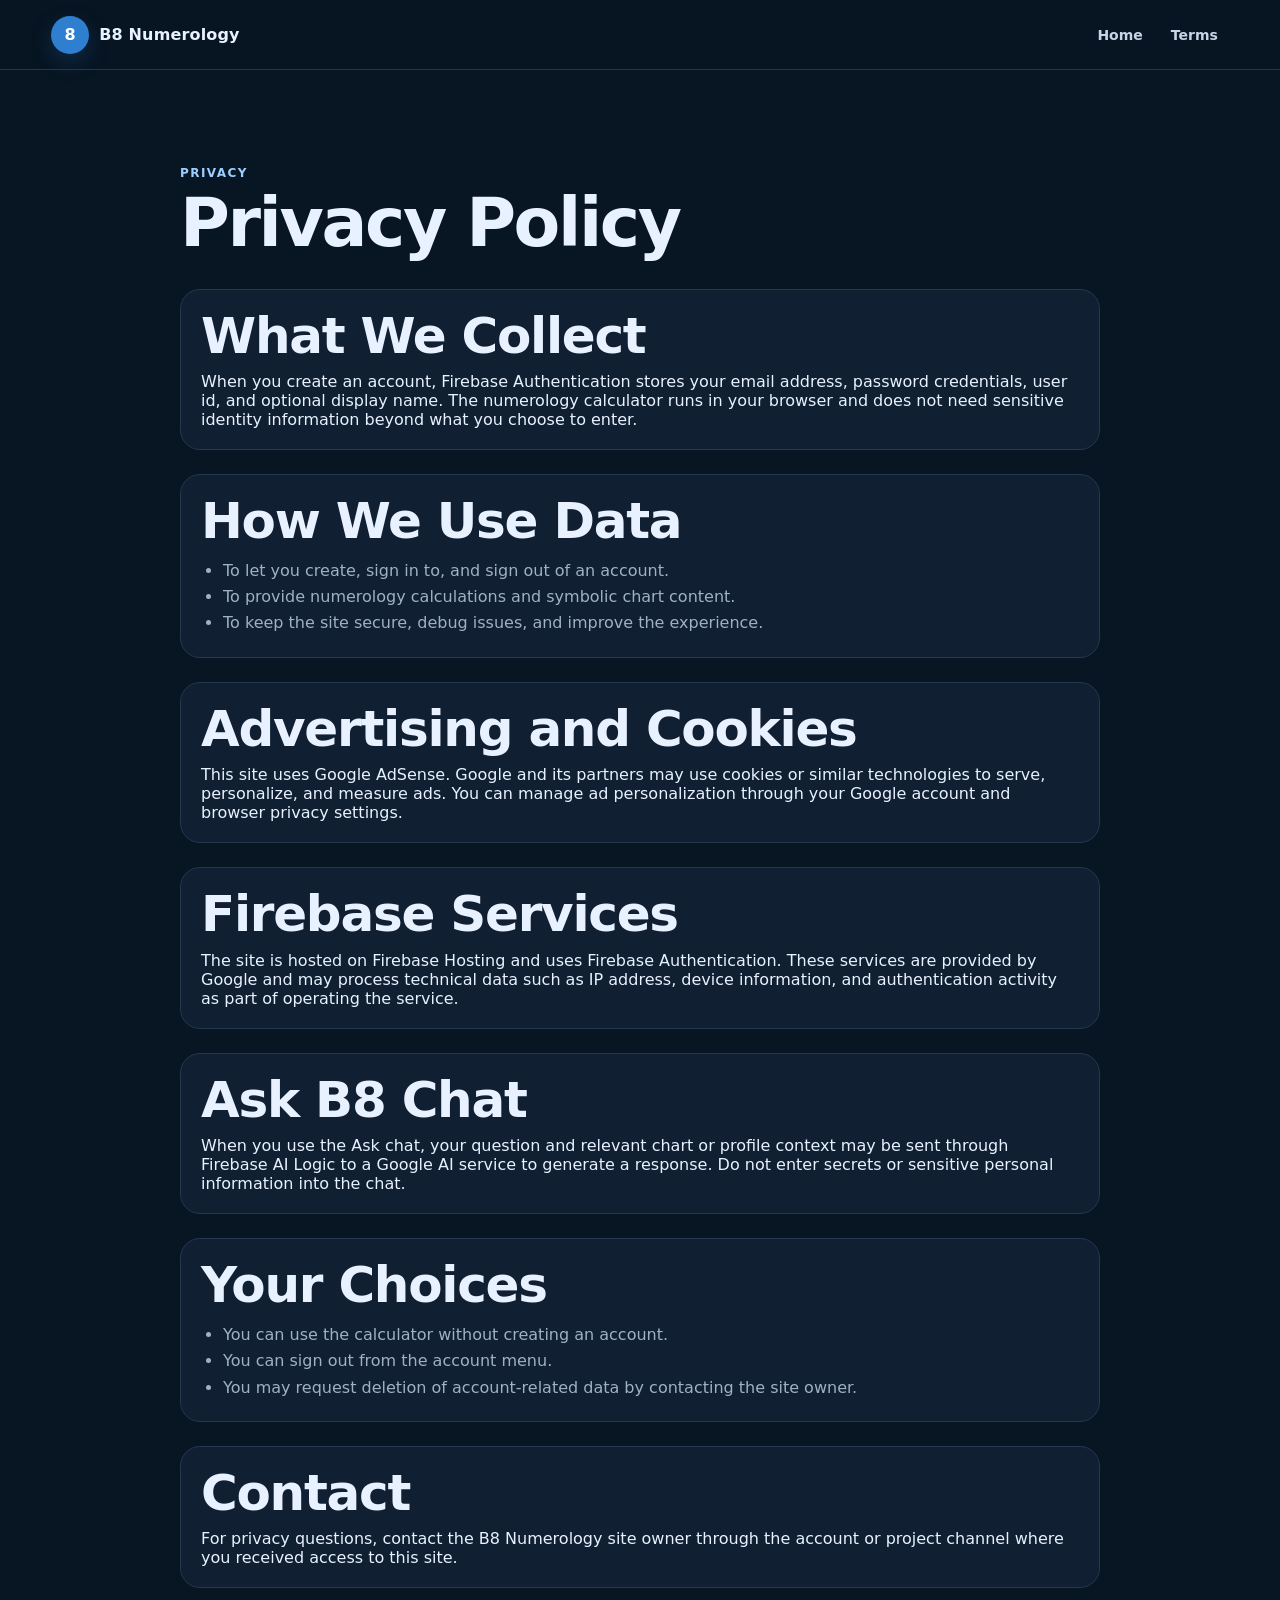
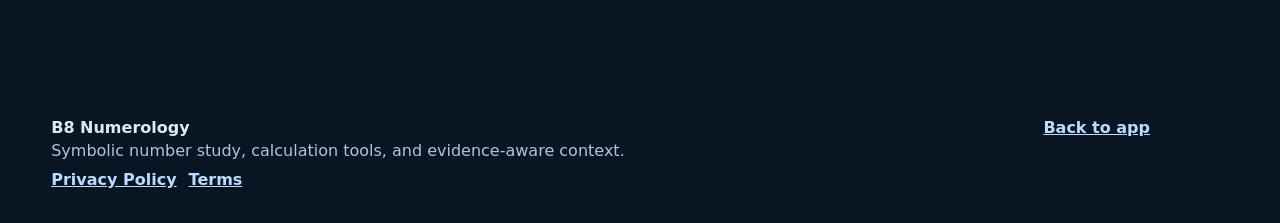
<file: privacy.html>
<!doctype html>
<html lang="en">
<head>
  <meta charset="utf-8">
  <meta name="viewport" content="width=device-width, initial-scale=1">
  <meta name="google-site-verification" content="Nd7KrAt-ORHBmrGFoEGVDo9b1RcaS5E4KT13MI3qR0k">
  <title>Privacy Policy | B8 Numerology</title>
  <meta name="description" content="Privacy Policy for B8 Numerology, including accounts, cookies, analytics, advertising, and Firebase services.">
  <link rel="canonical" href="https://b8numerology.web.app/privacy.html">
  <meta property="og:title" content="Privacy Policy | B8 Numerology">
  <meta property="og:description" content="How B8 Numerology handles accounts, cookies, advertising, Firebase services, and Ask B8 chat data.">
  <meta property="og:type" content="website">
  <meta property="og:url" content="https://b8numerology.web.app/privacy.html">
  <link rel="stylesheet" href="index.css?v=profile-20260614-1">
</head>
<body>
  <header class="site-header">
    <a class="brand" href="index.html" aria-label="B8 Numerology home">
      <span class="brand-mark">8</span>
      <span>B8 Numerology</span>
    </a>
    <nav class="site-nav" aria-label="Policy navigation">
      <a href="index.html">Home</a>
      <a href="terms.html">Terms</a>
    </nav>
  </header>

  <main class="policy-main">
    <p class="eyebrow">Privacy</p>
    <h1>Privacy Policy</h1>
    <article>
      <section>
        <h2>What We Collect</h2>
        <p>When you create an account, Firebase Authentication stores your email address, password credentials, user id, and optional display name. The numerology calculator runs in your browser and does not need sensitive identity information beyond what you choose to enter.</p>
      </section>
      <section>
        <h2>How We Use Data</h2>
        <ul>
          <li>To let you create, sign in to, and sign out of an account.</li>
          <li>To provide numerology calculations and symbolic chart content.</li>
          <li>To keep the site secure, debug issues, and improve the experience.</li>
        </ul>
      </section>
      <section>
        <h2>Advertising and Cookies</h2>
        <p>This site uses Google AdSense. Google and its partners may use cookies or similar technologies to serve, personalize, and measure ads. You can manage ad personalization through your Google account and browser privacy settings.</p>
      </section>
      <section>
        <h2>Firebase Services</h2>
        <p>The site is hosted on Firebase Hosting and uses Firebase Authentication. These services are provided by Google and may process technical data such as IP address, device information, and authentication activity as part of operating the service.</p>
      </section>
      <section>
        <h2>Ask B8 Chat</h2>
        <p>When you use the Ask chat, your question and relevant chart or profile context may be sent through Firebase AI Logic to a Google AI service to generate a response. Do not enter secrets or sensitive personal information into the chat.</p>
      </section>
      <section>
        <h2>Your Choices</h2>
        <ul>
          <li>You can use the calculator without creating an account.</li>
          <li>You can sign out from the account menu.</li>
          <li>You may request deletion of account-related data by contacting the site owner.</li>
        </ul>
      </section>
      <section>
        <h2>Contact</h2>
        <p>For privacy questions, contact the B8 Numerology site owner through the account or project channel where you received access to this site.</p>
      </section>
    </article>
  </main>

  <footer class="site-footer">
    <div>
      <strong>B8 Numerology</strong>
      <p>Symbolic number study, calculation tools, and evidence-aware context.</p>
      <nav class="footer-links" aria-label="Legal links">
        <a href="privacy.html">Privacy Policy</a>
        <a href="terms.html">Terms</a>
      </nav>
    </div>
    <a href="index.html">Back to app</a>
  </footer>
</body>
</html>
</file>
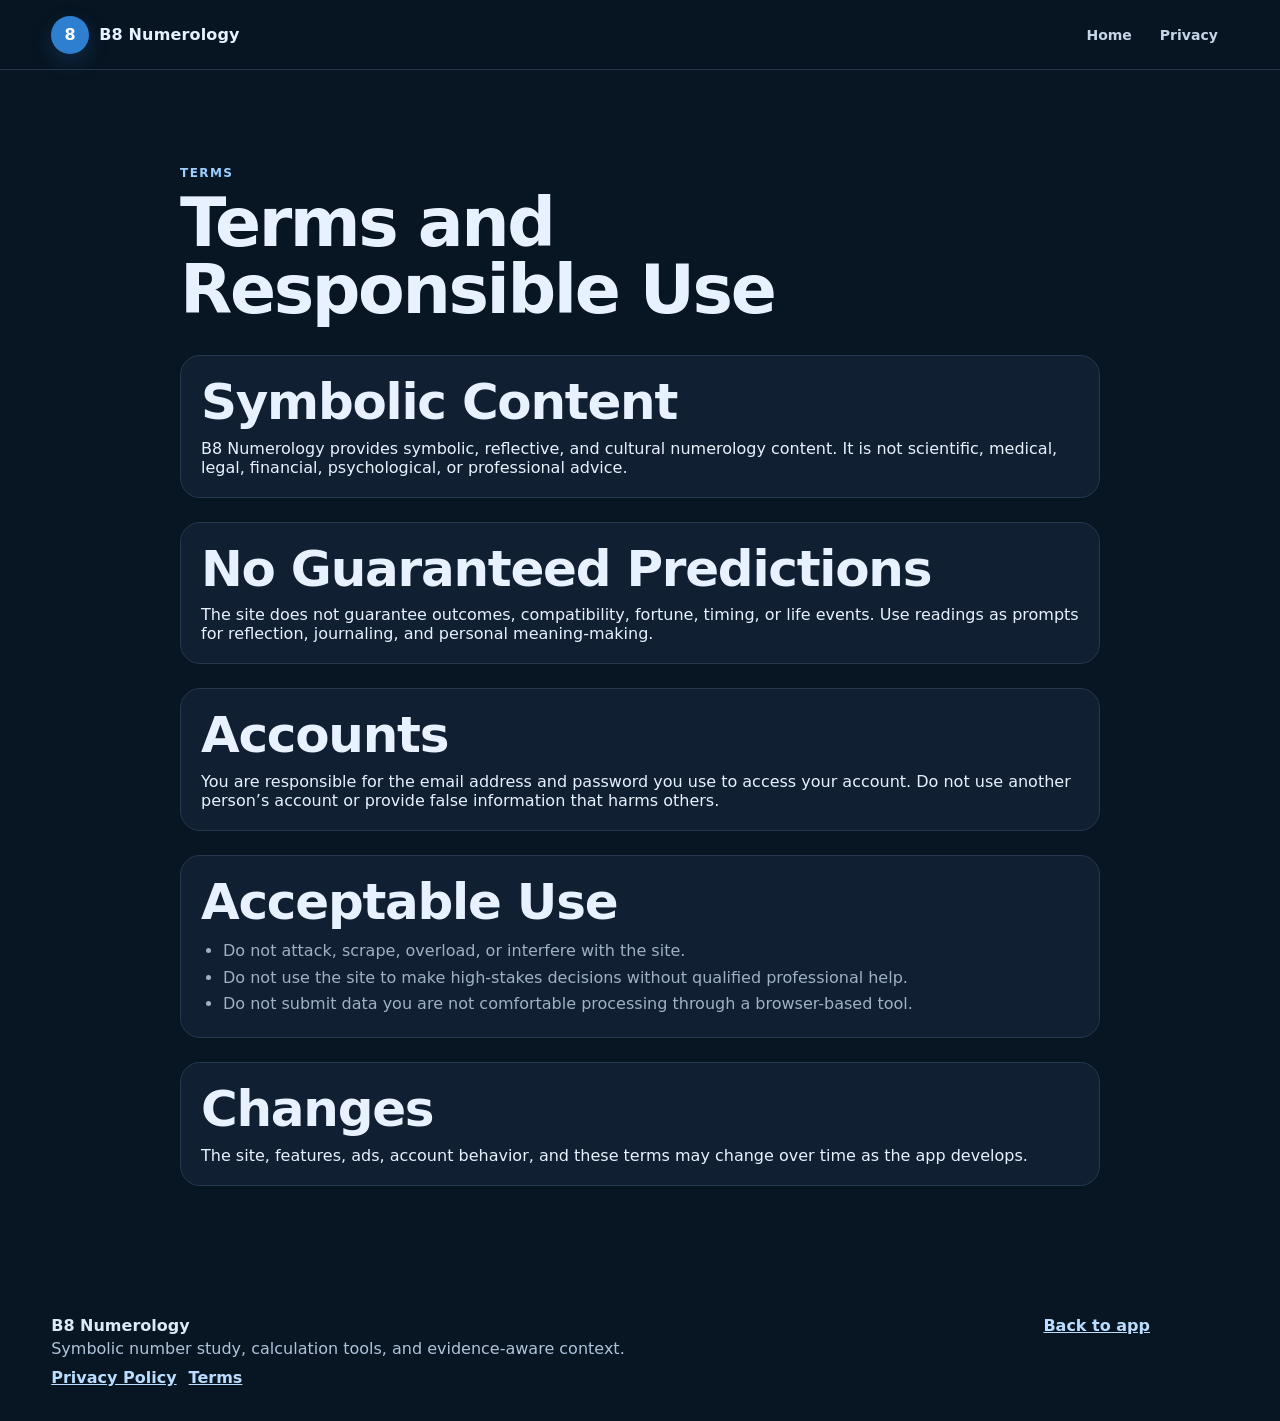
<file: terms.html>
<!doctype html>
<html lang="en">
<head>
  <meta charset="utf-8">
  <meta name="viewport" content="width=device-width, initial-scale=1">
  <meta name="google-site-verification" content="Nd7KrAt-ORHBmrGFoEGVDo9b1RcaS5E4KT13MI3qR0k">
  <title>Terms | B8 Numerology</title>
  <meta name="description" content="Terms and responsible use notes for B8 Numerology.">
  <link rel="canonical" href="https://b8numerology.web.app/terms.html">
  <meta property="og:title" content="Terms | B8 Numerology">
  <meta property="og:description" content="Terms and responsible-use notes for B8 Numerology's symbolic number tools and account features.">
  <meta property="og:type" content="website">
  <meta property="og:url" content="https://b8numerology.web.app/terms.html">
  <link rel="stylesheet" href="index.css?v=profile-20260614-1">
</head>
<body>
  <header class="site-header">
    <a class="brand" href="index.html" aria-label="B8 Numerology home">
      <span class="brand-mark">8</span>
      <span>B8 Numerology</span>
    </a>
    <nav class="site-nav" aria-label="Policy navigation">
      <a href="index.html">Home</a>
      <a href="privacy.html">Privacy</a>
    </nav>
  </header>

  <main class="policy-main">
    <p class="eyebrow">Terms</p>
    <h1>Terms and Responsible Use</h1>
    <article>
      <section>
        <h2>Symbolic Content</h2>
        <p>B8 Numerology provides symbolic, reflective, and cultural numerology content. It is not scientific, medical, legal, financial, psychological, or professional advice.</p>
      </section>
      <section>
        <h2>No Guaranteed Predictions</h2>
        <p>The site does not guarantee outcomes, compatibility, fortune, timing, or life events. Use readings as prompts for reflection, journaling, and personal meaning-making.</p>
      </section>
      <section>
        <h2>Accounts</h2>
        <p>You are responsible for the email address and password you use to access your account. Do not use another person’s account or provide false information that harms others.</p>
      </section>
      <section>
        <h2>Acceptable Use</h2>
        <ul>
          <li>Do not attack, scrape, overload, or interfere with the site.</li>
          <li>Do not use the site to make high-stakes decisions without qualified professional help.</li>
          <li>Do not submit data you are not comfortable processing through a browser-based tool.</li>
        </ul>
      </section>
      <section>
        <h2>Changes</h2>
        <p>The site, features, ads, account behavior, and these terms may change over time as the app develops.</p>
      </section>
    </article>
  </main>

  <footer class="site-footer">
    <div>
      <strong>B8 Numerology</strong>
      <p>Symbolic number study, calculation tools, and evidence-aware context.</p>
      <nav class="footer-links" aria-label="Legal links">
        <a href="privacy.html">Privacy Policy</a>
        <a href="terms.html">Terms</a>
      </nav>
    </div>
    <a href="index.html">Back to app</a>
  </footer>
</body>
</html>
</file>
<file: index.css>
:root {
  --ink: #e8f1ff;
  --muted: #9fb1c7;
  --paper: #081522;
  --surface: #101f31;
  --line: #25384f;
  --gold: #6eb6ff;
  --amber: #9ccfff;
  --indigo: #081522;
  --blue: #2f7fd0;
  --green: #4e9bc0;
  --red: #6e8af0;
  --violet: #7b8df2;
  --shadow: 0 24px 70px rgba(0, 0, 0, .28);
}

* { box-sizing: border-box; }

[hidden] {
  display: none !important;
}

html {
  scroll-behavior: smooth;
  color-scheme: dark;
}

body {
  margin: 0;
  color: var(--ink);
  background: var(--paper);
  font-family: Inter, ui-sans-serif, system-ui, -apple-system, BlinkMacSystemFont, "Segoe UI", sans-serif;
}

body.nav-open {
  overflow: hidden;
}

img {
  max-width: 100%;
  display: block;
}

a {
  color: inherit;
}

button,
input,
select {
  font: inherit;
}

.site-header {
  position: sticky;
  top: 0;
  z-index: 20;
  min-height: 70px;
  display: flex;
  align-items: center;
  justify-content: space-between;
  gap: 20px;
  padding: 14px clamp(18px, 4vw, 54px);
  background: rgba(8, 21, 34, .92);
  border-bottom: 1px solid rgba(75, 103, 135, .42);
  backdrop-filter: blur(16px);
}

.brand {
  display: inline-flex;
  align-items: center;
  gap: 10px;
  text-decoration: none;
  font-weight: 850;
  letter-spacing: .01em;
}

.brand-mark {
  width: 38px;
  height: 38px;
  display: grid;
  place-items: center;
  border-radius: 50%;
  color: #fff;
  background: var(--blue);
  box-shadow: 0 8px 22px rgba(47, 127, 208, .22);
}

.site-nav {
  display: flex;
  align-items: center;
  gap: 6px;
}

.site-nav a {
  padding: 9px 11px;
  border-radius: 999px;
  color: #c5d4e7;
  text-decoration: none;
  font-size: 14px;
  font-weight: 650;
  transition: background .18s ease, color .18s ease;
}

.site-nav a:hover {
  background: #12283f;
  color: #eef6ff;
}

.sr-only {
  position: absolute;
  width: 1px;
  height: 1px;
  padding: 0;
  margin: -1px;
  overflow: hidden;
  clip: rect(0, 0, 0, 0);
  white-space: nowrap;
  border: 0;
}

.language-switcher {
  display: flex;
  align-items: center;
  gap: 5px;
  padding: 5px;
  border: 1px solid #355274;
  border-radius: 999px;
  background: #0b1928;
}

.language-switcher a {
  width: 34px;
  height: 34px;
  display: grid;
  place-items: center;
  border: 1px solid transparent;
  border-radius: 50%;
  text-decoration: none;
  font-size: 19px;
  line-height: 1;
  transition: background .18s ease, border-color .18s ease, transform .18s ease;
}

.language-switcher a:hover {
  background: #142a43;
  border-color: #4f77a6;
  transform: translateY(-1px);
}

.language-switcher a.active {
  background: #173c62;
  border-color: var(--gold);
}

.auth-widget {
  display: inline-flex;
  align-items: center;
  justify-content: flex-end;
}

.auth-open {
  width: 42px;
  height: 42px;
  min-height: 42px;
  display: grid;
  place-items: center;
  padding: 0;
  color: #06101d;
  background: var(--gold);
  border: 1px solid #8bc5ff;
  border-radius: 50%;
  cursor: pointer;
  transition: background .18s ease, border-color .18s ease, box-shadow .18s ease, transform .18s ease;
}

.auth-avatar,
.auth-profile-avatar {
  display: grid;
  place-items: center;
  border-radius: 50%;
  font-weight: 900;
}

.auth-avatar {
  width: 30px;
  height: 30px;
  color: #06101d;
  background: #cfe8ff;
  background-position: center;
  background-size: cover;
}

.auth-avatar.has-photo,
.auth-profile-avatar.has-photo {
  color: transparent;
}

.auth-open:hover {
  background: #8bc5ff;
  border-color: #b9dcff;
  box-shadow: 0 12px 28px rgba(110, 182, 255, .18);
  transform: translateY(-1px);
}

.nav-toggle {
  display: none;
}

.hero {
  position: relative;
  min-height: min(760px, calc(100vh - 70px));
  display: grid;
  align-items: end;
  overflow: hidden;
  background: #071321;
}

.hero img,
.hero-overlay {
  position: absolute;
  inset: 0;
  width: 100%;
  height: 100%;
}

.hero img {
  object-fit: cover;
}

.hero-overlay {
  background: rgba(6, 16, 28, .72);
}

.hero-content {
  position: relative;
  width: min(980px, calc(100% - 36px));
  padding: clamp(64px, 10vw, 118px) 0 clamp(42px, 7vw, 76px);
  margin: 0 auto;
  color: #fff;
}

.eyebrow {
  margin: 0 0 10px;
  color: var(--amber);
  font-size: 12px;
  font-weight: 850;
  letter-spacing: .12em;
  text-transform: uppercase;
}

.hero .eyebrow {
  color: #b9dcff;
}

h1,
h2,
h3,
p {
  margin: 0;
}

h1 {
  max-width: 780px;
  font-size: clamp(40px, 7vw, 82px);
  line-height: .98;
  letter-spacing: -.035em;
}

h2 {
  font-size: clamp(30px, 4vw, 50px);
  line-height: 1.05;
  letter-spacing: -.025em;
}

h3 {
  font-size: 19px;
  line-height: 1.2;
}

.hero-copy {
  max-width: 650px;
  margin-top: 20px;
  color: rgba(255,255,255,.82);
  font-size: clamp(17px, 2vw, 21px);
  line-height: 1.55;
}

.hero-actions {
  display: flex;
  flex-wrap: wrap;
  gap: 12px;
  margin-top: 28px;
}

.button,
.profile-form button,
.filter-tabs button {
  border: 1px solid transparent;
  border-radius: 999px;
  cursor: pointer;
  text-decoration: none;
  font-weight: 800;
  transition: background .18s ease, border-color .18s ease, box-shadow .18s ease, color .18s ease, transform .18s ease;
}

.button {
  display: inline-flex;
  align-items: center;
  justify-content: center;
  min-height: 46px;
  padding: 0 18px;
}

button.button {
  font: inherit;
}

.button.primary,
.profile-form button {
  color: #06101d;
  background: var(--gold);
  box-shadow: 0 12px 28px rgba(47, 127, 208, .22);
}

.button.primary:hover,
.profile-form button:hover,
.ask-toggle:hover,
.ask-form button:hover {
  background: #8bc5ff;
  box-shadow: 0 16px 34px rgba(47, 127, 208, .3);
  transform: translateY(-1px);
}

.button.secondary {
  color: #fff;
  border-color: rgba(255,255,255,.42);
  background: rgba(255,255,255,.08);
}

.button.secondary:hover {
  border-color: rgba(156, 207, 255, .82);
  background: rgba(156, 207, 255, .16);
  box-shadow: 0 12px 28px rgba(0, 0, 0, .18);
  transform: translateY(-1px);
}

.button:focus-visible,
.profile-form button:focus-visible,
.filter-tabs button:focus-visible,
.ask-toggle:focus-visible,
.ask-form button:focus-visible,
.nav-toggle:focus-visible,
.site-nav a:focus-visible,
.language-switcher a:focus-visible {
  outline: 3px solid rgba(156, 207, 255, .62);
  outline-offset: 3px;
}

.notice-band {
  display: flex;
  gap: 10px;
  align-items: center;
  padding: 13px clamp(18px, 4vw, 54px);
  background: #0d1d2f;
  border-block: 1px solid var(--line);
  color: #c7d7ea;
  line-height: 1.5;
}

.ad-shell {
  width: min(970px, calc(100% - 36px));
  min-height: 96px;
  display: grid;
  place-items: center;
  margin: clamp(24px, 4vw, 42px) auto;
  padding: 10px;
  background: #0b1928;
  border: 1px solid #25384f;
  border-radius: 18px;
  overflow: hidden;
}

.ad-shell span {
  justify-self: start;
  align-self: start;
  color: #6f87a3;
  font-size: 10px;
  font-weight: 800;
  letter-spacing: .12em;
  text-transform: uppercase;
}

.ad-shell .adsbygoogle {
  width: 100%;
  min-height: 90px;
}

.ad-shell-results {
  width: 100%;
  margin: 0;
}

.ad-shell-reference {
  margin-bottom: 0;
}

.section {
  width: min(1220px, calc(100% - 36px));
  margin: 0 auto;
  padding: clamp(50px, 7vw, 86px) 0;
}

.section-head {
  max-width: 820px;
  margin-bottom: 24px;
}

.section-head.compact {
  margin-bottom: 16px;
}

.section-head p:not(.eyebrow) {
  margin-top: 12px;
  color: var(--muted);
  font-size: 17px;
  line-height: 1.65;
}

.profile-section {
  display: grid;
  grid-template-columns: minmax(0, .9fr) minmax(420px, 1.1fr);
  gap: 34px;
  align-items: start;
}

.profile-form,
.panel,
.empty-state,
.notice-card,
.evidence-card,
.library-card,
.meaning-card,
.number-card {
  background: var(--surface);
  border: 1px solid var(--line);
  box-shadow: var(--shadow);
}

.profile-form {
  display: grid;
  grid-template-columns: 1fr 1fr;
  gap: 14px;
  padding: 18px;
  border-color: rgba(110, 182, 255, .22);
  border-radius: 24px;
  box-shadow: 0 14px 42px rgba(0, 0, 0, .18);
}

.profile-form label {
  display: grid;
  gap: 8px;
}

.profile-form label:first-child {
  grid-column: 1 / -1;
}

.profile-form label.full {
  grid-column: 1 / -1;
}

.profile-form span {
  color: #b8c8dc;
  font-size: 13px;
  font-weight: 800;
}

.profile-form input,
.profile-form select,
.library-tools input {
  width: 100%;
  min-height: 48px;
  padding: 0 13px;
  color: var(--ink);
  border: 1px solid #314966;
  border-radius: 12px;
  background: #0b1928;
}

.profile-form input[type="date"] {
  color-scheme: dark;
}

.profile-form input[type="date"]::-webkit-calendar-picker-indicator {
  width: 18px;
  height: 18px;
  cursor: pointer;
  background: url("data:image/svg+xml,%3Csvg xmlns='http://www.w3.org/2000/svg' width='18' height='18' viewBox='0 0 24 24' fill='none' stroke='%236eb6ff' stroke-width='2' stroke-linecap='round' stroke-linejoin='round'%3E%3Cpath d='M8 2v4'/%3E%3Cpath d='M16 2v4'/%3E%3Crect width='18' height='18' x='3' y='4' rx='2'/%3E%3Cpath d='M3 10h18'/%3E%3C/svg%3E") center / 18px 18px no-repeat;
  opacity: 1;
}

.profile-form button {
  grid-column: 1 / -1;
  min-height: 52px;
  font-size: 16px;
}

.empty-state {
  min-height: 150px;
  display: grid;
  place-items: center;
  gap: 6px;
  border-radius: 22px;
  color: var(--muted);
  text-align: center;
}

.empty-state strong {
  color: var(--ink);
  font-size: 24px;
}

.results {
  display: grid;
  gap: 18px;
}

.report-summary {
  display: grid;
  grid-template-columns: minmax(0, 1.2fr) minmax(320px, .8fr);
  gap: 16px;
  padding: 20px;
  background: #0d1d2f;
  border: 1px solid rgba(110, 182, 255, .22);
  border-radius: 24px;
  box-shadow: 0 14px 42px rgba(0, 0, 0, .18);
}

.report-summary p {
  color: #c3d2e6;
  line-height: 1.62;
}

.report-summary ul {
  margin: 0;
  padding-left: 18px;
  color: var(--muted);
  line-height: 1.55;
}

.report-summary li + li {
  margin-top: 6px;
}

.number-grid {
  display: grid;
  grid-template-columns: repeat(4, minmax(0, 1fr));
  gap: 14px;
}

.number-card {
  min-height: 172px;
  padding: 18px;
  border-color: rgba(110, 182, 255, .2);
  border-radius: 22px;
  position: relative;
  overflow: hidden;
  box-shadow: 0 12px 34px rgba(0, 0, 0, .16);
}

.number-card::after {
  content: attr(data-number);
  position: absolute;
  right: -12px;
  bottom: -32px;
  color: rgba(110, 182, 255, .14);
  font-size: 112px;
  font-weight: 900;
}

.number-card span,
.detail-card span,
.timeline-card span {
  display: block;
  color: var(--muted);
  font-size: 12px;
  font-weight: 850;
  letter-spacing: .08em;
  text-transform: uppercase;
}

.number-card strong {
  display: block;
  margin: 8px 0 10px;
  color: var(--gold);
  font-size: 44px;
  line-height: 1;
}

.number-card h4 {
  position: relative;
  margin: 0 0 8px;
  color: #dceaff;
  font-size: 17px;
}

.number-card p {
  position: relative;
  color: #b7c8db;
  line-height: 1.5;
}

.analysis-layout {
  display: grid;
  grid-template-columns: minmax(0, 1.05fr) minmax(360px, .95fr);
  gap: 18px;
}

.panel {
  border-radius: 24px;
  padding: 20px;
}

.panel-head {
  display: flex;
  align-items: center;
  justify-content: space-between;
  gap: 12px;
  margin-bottom: 16px;
}

.pill {
  white-space: nowrap;
  padding: 6px 10px;
  color: #c9def6;
  background: #142a43;
  border: 1px solid #355274;
  border-radius: 999px;
  font-size: 12px;
  font-weight: 800;
}

.stack {
  display: grid;
  gap: 12px;
}

.detail-card {
  padding: 14px;
  border: 1px solid var(--line);
  border-radius: 16px;
  background: #0b1928;
}

.detail-card h4 {
  margin: 7px 0 5px;
  font-size: 17px;
}

.detail-card p,
.timeline-card p,
.library-card p,
.meaning-card p,
.evidence-card p,
.sources-list {
  color: var(--muted);
  line-height: 1.58;
}

.cycle-grid,
.advanced-grid,
.worksheet-grid {
  display: grid;
  grid-template-columns: repeat(2, minmax(0, 1fr));
  gap: 12px;
}

.advanced-grid {
  grid-template-columns: repeat(4, minmax(0, 1fr));
}

.worksheet-grid {
  grid-template-columns: repeat(3, minmax(0, 1fr));
}

.metric {
  padding: 14px;
  border-radius: 16px;
  background: #0b1928;
  border: 1px solid var(--line);
}

.metric span {
  display: block;
  color: var(--muted);
  font-size: 12px;
  font-weight: 800;
}

.metric strong {
  display: block;
  margin-top: 4px;
  color: var(--blue);
  font-size: 27px;
}

.metric small {
  display: block;
  margin-top: 5px;
  color: #91a7bd;
  line-height: 1.45;
}

.metric.wide {
  grid-column: 1 / -1;
}

.coverage-list {
  margin: 8px 0 0;
  padding-left: 18px;
  color: var(--muted);
  line-height: 1.55;
}

.coverage-list li + li {
  margin-top: 4px;
}

.timeline {
  display: grid;
  grid-template-columns: repeat(4, minmax(0, 1fr));
  gap: 12px;
}

.timeline-card {
  padding: 14px;
  border: 1px solid var(--line);
  border-radius: 16px;
  background: #0b1928;
}

.timeline-card strong {
  display: block;
  margin: 8px 0;
  color: var(--gold);
  font-size: 28px;
}

.library-tools {
  display: grid;
  grid-template-columns: minmax(280px, 1fr) auto;
  gap: 14px;
  align-items: center;
  margin-bottom: 18px;
}

.filter-tabs {
  display: flex;
  flex-wrap: wrap;
  gap: 8px;
}

.filter-tabs button {
  min-height: 42px;
  padding: 0 14px;
  color: #c2d3e7;
  background: #0b1928;
  border-color: #314966;
}

.filter-tabs button:hover {
  color: #eef6ff;
  background: #142a43;
  border-color: #4f77a6;
}

.filter-tabs button.active {
  color: #fff;
  background: var(--blue);
  border-color: var(--blue);
}

.filter-tabs button.active:hover {
  background: #3f91e4;
  border-color: #3f91e4;
}

.library-grid,
.meaning-grid,
.evidence-grid {
  display: grid;
  grid-template-columns: repeat(3, minmax(0, 1fr));
  gap: 16px;
}

.library-card,
.meaning-card,
.evidence-card {
  border-radius: 22px;
  padding: 18px;
}

.library-card .tag,
.evidence-card span {
  display: inline-flex;
  margin-bottom: 12px;
  padding: 5px 9px;
  border-radius: 999px;
  color: #c9def6;
  background: #142a43;
  border: 1px solid #355274;
  font-size: 12px;
  font-weight: 850;
  text-transform: capitalize;
}

.library-card h3,
.meaning-card h3 {
  margin-bottom: 8px;
}

.library-card a {
  display: inline-block;
  margin-top: 13px;
  color: var(--blue);
  font-weight: 800;
}

.meaning-card {
  display: grid;
  grid-template-columns: auto 1fr;
  gap: 14px;
}

.meaning-card strong {
  width: 52px;
  height: 52px;
  display: grid;
  place-items: center;
  border-radius: 16px;
  color: #fff;
  background: var(--blue);
  font-size: 24px;
}

.evidence-card.strong span { color: #bfe6ff; background: #12304a; border-color: #315e83; }
.evidence-card.moderate span { color: #c9def6; background: #142a43; border-color: #355274; }
.evidence-card.limited span { color: #d0d7ff; background: #172548; border-color: #3f4f8d; }

.sources-list {
  margin: 0;
  padding-left: 24px;
}

.sources-list li + li {
  margin-top: 10px;
}

.sources-list a {
  color: var(--blue);
  font-weight: 800;
}

.site-footer {
  display: flex;
  justify-content: space-between;
  gap: 20px;
  padding: 34px max(clamp(18px, 4vw, 54px), 130px) 34px clamp(18px, 4vw, 54px);
  color: #dce9f7;
  background: var(--indigo);
}

.site-footer p {
  margin-top: 4px;
  color: #afc4dc;
}

.site-footer a,
.footer-links a {
  color: #b9dcff;
  font-weight: 800;
}

.footer-links {
  display: flex;
  flex-wrap: wrap;
  gap: 12px;
  margin-top: 10px;
}

.policy-main {
  width: min(920px, calc(100% - 36px));
  margin: 0 auto;
  padding: clamp(54px, 8vw, 96px) 0;
}

.policy-main h1 {
  max-width: 760px;
  font-size: clamp(38px, 6vw, 68px);
}

.policy-main article {
  display: grid;
  gap: 24px;
  margin-top: 32px;
}

.policy-main section {
  display: grid;
  gap: 10px;
  padding: 20px;
  background: var(--surface);
  border: 1px solid var(--line);
  border-radius: 20px;
}

.policy-main ul {
  margin: 0;
  padding-left: 22px;
  color: var(--muted);
  line-height: 1.65;
}

.profile-page {
  width: min(1180px, calc(100% - 32px));
  margin: 0 auto;
  padding: clamp(40px, 7vw, 82px) 0;
}

.profile-page-hero {
  display: grid;
  gap: 12px;
  margin-bottom: 26px;
}

.profile-page-hero h1 {
  margin: 0;
  font-size: clamp(42px, 7vw, 76px);
  line-height: .98;
}

.profile-page-hero p:last-child {
  max-width: 680px;
  margin: 0;
  color: var(--muted);
  font-size: 18px;
  line-height: 1.6;
}

.profile-dashboard {
  display: grid;
  grid-template-columns: minmax(0, 1.05fr) minmax(320px, .95fr);
  gap: 22px;
  align-items: start;
}

.profile-card-main,
.profile-page-form,
.profile-summary-card {
  background: var(--surface);
  border: 1px solid var(--line);
  border-radius: 24px;
  box-shadow: var(--shadow);
}

.profile-card-main {
  display: grid;
  gap: 22px;
  padding: clamp(20px, 4vw, 30px);
}

.profile-identity {
  display: grid;
  grid-template-columns: auto minmax(0, 1fr);
  gap: 18px;
  align-items: center;
}

.profile-page-photo {
  width: clamp(92px, 14vw, 132px);
  height: clamp(92px, 14vw, 132px);
  display: grid;
  place-items: center;
  flex: 0 0 auto;
  color: #06101d;
  background: var(--gold);
  background-position: center;
  background-size: cover;
  border: 3px solid #8bc5ff;
  border-radius: 50%;
  font-size: clamp(42px, 7vw, 64px);
  font-weight: 900;
  box-shadow: 0 16px 44px rgba(47, 127, 208, .22);
}

.profile-page-photo.has-photo {
  color: transparent;
}

.profile-identity h2 {
  margin: 0;
  font-size: clamp(30px, 5vw, 46px);
  line-height: 1;
  overflow-wrap: anywhere;
}

.profile-identity p {
  margin: 8px 0 0;
  color: var(--muted);
  overflow-wrap: anywhere;
}

.profile-details {
  display: grid;
  grid-template-columns: repeat(3, minmax(0, 1fr));
  gap: 12px;
  margin: 0;
}

.profile-details div {
  min-width: 0;
  padding: 14px;
  border: 1px solid #25384f;
  border-radius: 16px;
  background: #0b1928;
}

.profile-details dt {
  color: #9fb1c7;
  font-size: 12px;
  font-weight: 850;
  text-transform: uppercase;
  letter-spacing: .12em;
}

.profile-details dd {
  margin: 8px 0 0;
  color: var(--ink);
  font-weight: 800;
  overflow-wrap: anywhere;
}

.profile-page-actions,
.profile-form-actions {
  display: flex;
  flex-wrap: wrap;
  gap: 10px;
}

.profile-page-actions button,
.profile-page-actions a,
.profile-form-actions button {
  min-height: 46px;
  display: inline-flex;
  align-items: center;
  justify-content: center;
  padding: 0 16px;
  border: 1px solid #355274;
  border-radius: 999px;
  color: #dceaff;
  background: #142a43;
  text-decoration: none;
  cursor: pointer;
  font-weight: 850;
  transition: background .18s ease, border-color .18s ease, transform .18s ease;
}

.profile-page-actions button,
.profile-form-actions button[type="submit"] {
  color: #06101d;
  background: var(--gold);
  border-color: #8bc5ff;
}

.profile-page-actions button:hover,
.profile-page-actions a:hover,
.profile-form-actions button:hover {
  transform: translateY(-1px);
  border-color: #8bc5ff;
}

.profile-page-form {
  display: grid;
  gap: 14px;
  padding: clamp(18px, 4vw, 26px);
}

.profile-page-form[hidden] {
  display: none;
}

.profile-page-form label {
  display: grid;
  gap: 7px;
}

.profile-page-form label span {
  color: #b8c8dc;
  font-size: 12px;
  font-weight: 850;
  text-transform: uppercase;
  letter-spacing: .1em;
}

.profile-page-form input {
  width: 100%;
  min-height: 46px;
  padding: 0 12px;
  color: var(--ink);
  border: 1px solid #314966;
  border-radius: 12px;
  background: #0b1928;
}

.profile-upload input {
  padding: 10px 12px;
}

.profile-chart-summary {
  margin-top: 28px;
}

.profile-summary-card {
  display: grid;
  gap: 10px;
  padding: clamp(20px, 4vw, 30px);
}

.profile-summary-card strong {
  font-size: 24px;
}

.profile-summary-card p {
  margin: 0;
  color: #c4d5e8;
  line-height: 1.7;
}

.profile-summary-card span,
.profile-summary-numbers {
  color: var(--muted);
  font-size: 14px;
}

.ask-toggle {
  position: fixed;
  right: 22px;
  bottom: 22px;
  z-index: 35;
  min-width: 62px;
  min-height: 46px;
  border: 0;
  border-radius: 999px;
  color: #06101d;
  background: var(--gold);
  box-shadow: 0 18px 46px rgba(0, 0, 0, .28);
  cursor: pointer;
  font-weight: 900;
  font-size: 15px;
  transition: background .18s ease, box-shadow .18s ease, transform .18s ease;
}

.ask-panel {
  position: fixed;
  right: 22px;
  bottom: 86px;
  z-index: 34;
  width: min(390px, calc(100vw - 32px));
  max-height: min(640px, calc(100vh - 112px));
  display: grid;
  grid-template-rows: auto minmax(180px, 1fr) auto;
  overflow: hidden;
  background: #101f31;
  border: 1px solid var(--line);
  border-radius: 24px;
  box-shadow: 0 28px 80px rgba(0, 0, 0, .38);
}

.auth-panel {
  position: fixed;
  top: 86px;
  right: 22px;
  z-index: 55;
  width: min(390px, calc(100vw - 32px));
  overflow: hidden;
  background: #101f31;
  border: 1px solid var(--line);
  border-radius: 24px;
  box-shadow: 0 28px 80px rgba(0, 0, 0, .38);
}

.auth-menu {
  display: grid;
  gap: 10px;
  padding: 14px;
  border-bottom: 1px solid var(--line);
}

.auth-profile {
  display: grid;
  grid-template-columns: auto minmax(0, 1fr);
  gap: 12px;
  align-items: center;
  padding: 10px;
  border: 1px solid #25384f;
  border-radius: 16px;
  background: #0b1928;
}

.auth-profile-avatar {
  width: 44px;
  height: 44px;
  color: #06101d;
  background: var(--gold);
  background-position: center;
  background-size: cover;
}

.auth-profile strong,
.auth-profile span {
  display: block;
  min-width: 0;
  overflow: hidden;
  text-overflow: ellipsis;
  white-space: nowrap;
}

.auth-profile span {
  margin-top: 2px;
  color: var(--muted);
  font-size: 12px;
}

.auth-menu-item,
.auth-language summary {
  width: 100%;
  min-height: 42px;
  display: flex;
  align-items: center;
  justify-content: space-between;
  padding: 0 12px;
  color: #dceaff;
  background: #142a43;
  border: 1px solid #355274;
  border-radius: 12px;
  cursor: pointer;
  font: inherit;
  font-weight: 800;
  text-align: left;
}

.auth-menu-primary {
  color: #06101d;
  background: var(--gold);
  border-color: #8bc5ff;
}

.auth-language summary {
  list-style: none;
}

.auth-language summary::-webkit-details-marker {
  display: none;
}

.auth-language summary::after {
  content: "⌄";
  color: #9ccfff;
}

.auth-language[open] summary::after {
  content: "⌃";
}

.auth-language-options {
  display: grid;
  gap: 6px;
  padding: 8px 0 0;
}

.auth-language-options a {
  padding: 10px 12px;
  color: #c5d4e7;
  border-radius: 12px;
  text-decoration: none;
  font-weight: 750;
}

.auth-language-options a:hover,
.auth-language-options a.active {
  color: #eef6ff;
  background: #0b1928;
}

.ask-panel header {
  display: flex;
  justify-content: space-between;
  align-items: center;
  gap: 12px;
  padding: 14px 16px;
  color: #fff;
  background: #0b1928;
}

.auth-panel header {
  display: flex;
  justify-content: space-between;
  align-items: center;
  gap: 12px;
  padding: 14px 16px;
  color: #fff;
  background: #0b1928;
  border-bottom: 1px solid var(--line);
}

.ask-panel header span {
  display: block;
  margin-top: 2px;
  color: #c5dcf5;
  font-size: 12px;
}

.auth-panel header span {
  display: block;
  margin-top: 2px;
  color: #c5dcf5;
  font-size: 12px;
}

.ask-panel header button {
  width: 36px;
  height: 36px;
  border: 1px solid rgba(255,255,255,.24);
  border-radius: 50%;
  color: #fff;
  background: rgba(255,255,255,.08);
  cursor: pointer;
  font-size: 24px;
  line-height: 1;
  transition: background .18s ease, border-color .18s ease, transform .18s ease;
}

.auth-panel header button {
  width: 36px;
  height: 36px;
  border: 1px solid rgba(255,255,255,.24);
  border-radius: 50%;
  color: #fff;
  background: rgba(255,255,255,.08);
  cursor: pointer;
  font-size: 24px;
  line-height: 1;
  transition: background .18s ease, border-color .18s ease, transform .18s ease;
}

.ask-panel header button:hover {
  border-color: rgba(156, 207, 255, .72);
  background: rgba(156, 207, 255, .16);
  transform: translateY(-1px);
}

.auth-panel header button:hover {
  border-color: rgba(156, 207, 255, .72);
  background: rgba(156, 207, 255, .16);
  transform: translateY(-1px);
}

.auth-form {
  display: grid;
  gap: 12px;
  padding: 16px;
}

.profile-editor {
  display: grid;
  gap: 12px;
  padding: 12px 0 2px;
}

.profile-editor[hidden] {
  display: none;
}

.auth-form label,
.profile-editor label {
  display: grid;
  gap: 7px;
}

.auth-form label span,
.profile-editor label span {
  color: #b8c8dc;
  font-size: 12px;
  font-weight: 800;
}

.auth-form input,
.profile-editor input {
  width: 100%;
  min-height: 44px;
  padding: 0 12px;
  color: var(--ink);
  border: 1px solid #314966;
  border-radius: 12px;
  background: #0b1928;
}

.profile-photo-control input {
  padding: 10px 12px;
}

.auth-actions {
  display: grid;
  grid-template-columns: 1fr 1fr;
  gap: 10px;
}

.auth-actions button,
.auth-signout,
.profile-editor button {
  min-height: 44px;
  padding: 0 13px;
  border: 1px solid transparent;
  border-radius: 999px;
  cursor: pointer;
  font-weight: 850;
  transition: background .18s ease, border-color .18s ease, color .18s ease, transform .18s ease;
}

.auth-actions button[value="signin"] {
  color: #06101d;
  background: var(--gold);
}

.profile-editor button {
  color: #06101d;
  background: var(--gold);
}

.auth-actions button[value="create"],
.auth-signout {
  color: #dceaff;
  background: #142a43;
  border-color: #355274;
}

.auth-actions button:hover,
.auth-signout:hover {
  transform: translateY(-1px);
}

.auth-status {
  min-height: 20px;
  color: var(--muted);
  font-size: 13px;
  line-height: 1.45;
}

.auth-status[data-tone="success"] {
  color: #9ccfff;
}

.auth-status[data-tone="error"] {
  color: #ffb1b1;
}

.auth-status[data-tone="working"] {
  color: #b9dcff;
}

.ask-messages {
  display: grid;
  align-content: start;
  gap: 10px;
  padding: 14px;
  overflow: auto;
}

.ask-message {
  max-width: 92%;
  padding: 10px 12px;
  border-radius: 16px;
  color: #c4d5e8;
  background: #0b1928;
  line-height: 1.5;
}

.ask-message.user {
  justify-self: end;
  color: #fff;
  background: var(--blue);
}

.ask-message strong {
  display: block;
  margin-bottom: 4px;
  color: var(--ink);
}

.ask-message.user strong {
  color: #fff;
}

.ask-message a {
  color: var(--blue);
  font-weight: 800;
}

.ask-form {
  display: grid;
  grid-template-columns: minmax(0, 1fr) auto;
  gap: 8px;
  padding: 12px;
  border-top: 1px solid var(--line);
  background: #0b1928;
}

.ask-form input {
  min-height: 44px;
  padding: 0 12px;
  border: 1px solid #314966;
  border-radius: 999px;
  color: var(--ink);
  background: #081522;
}

.ask-form button {
  min-height: 44px;
  padding: 0 14px;
  border: 0;
  border-radius: 999px;
  color: #06101d;
  background: var(--amber);
  cursor: pointer;
  font-weight: 850;
  transition: background .18s ease, box-shadow .18s ease, transform .18s ease;
}

@media (max-width: 1080px) {
  .profile-section,
  .analysis-layout,
  .report-summary {
    grid-template-columns: 1fr;
  }

  .number-grid,
  .advanced-grid,
  .timeline {
    grid-template-columns: repeat(2, minmax(0, 1fr));
  }

  .library-tools {
    grid-template-columns: 1fr;
  }

  .profile-dashboard {
    grid-template-columns: 1fr;
  }
}

@media (max-width: 820px) {
  .site-header {
    display: grid;
    grid-template-columns: minmax(0, 1fr) auto;
    gap: 12px;
  }

  .brand {
    min-width: 0;
    padding-right: 56px;
  }

  .nav-toggle {
    position: fixed;
    top: 14px;
    right: 14px;
    z-index: 60;
    display: inline-flex;
    align-items: center;
    justify-content: center;
    width: 42px;
    height: 42px;
    min-height: 42px;
    padding: 0;
    color: #06101d;
    background: var(--gold);
    border: 1px solid #8bc5ff;
    border-radius: 50%;
    font-weight: 800;
    font-size: 0;
    transition: background .18s ease, border-color .18s ease, color .18s ease, transform .18s ease;
  }

  .nav-toggle::before {
    content: "☰";
    font-size: 22px;
    line-height: 1;
  }

  .nav-toggle:hover {
    color: #06101d;
    background: #8bc5ff;
    border-color: #b9dcff;
    transform: translateY(-1px);
  }

  .site-nav {
    position: fixed;
    inset: 192px 14px auto;
    display: none;
    padding: 12px;
    background: #101f31;
    border: 1px solid var(--line);
    border-radius: 18px;
    box-shadow: var(--shadow);
    max-height: calc(100vh - 206px);
    overflow: auto;
  }

  .auth-widget {
    grid-column: 2;
    grid-row: 1;
    justify-self: end;
  }

  body.nav-open .site-nav {
    display: grid;
  }

  .site-nav a {
    border-radius: 12px;
  }

  .profile-details {
    grid-template-columns: 1fr;
  }

  .profile-identity {
    grid-template-columns: 1fr;
    justify-items: start;
  }

  .hero {
    min-height: calc(100svh - 80px);
    align-items: center;
  }

  .hero-content {
    padding: clamp(42px, 8vh, 78px) 0;
  }

  .notice-band {
    align-items: flex-start;
    flex-direction: column;
  }

  .profile-form,
  .cycle-grid,
  .advanced-grid,
  .worksheet-grid,
  .number-grid,
  .timeline,
  .library-grid,
  .meaning-grid,
  .evidence-grid {
    grid-template-columns: 1fr;
  }

  .profile-form label:first-child {
    grid-column: auto;
  }

  .panel-head {
    align-items: flex-start;
    flex-direction: column;
  }
}

@media (max-width: 560px) {
  .site-header {
    min-height: 64px;
    padding-inline: 14px;
  }

  .hero-content,
  .section {
    width: min(100% - 28px, 1220px);
  }

  .hero {
    min-height: calc(100svh - 80px);
  }

  h1 {
    font-size: 34px;
    line-height: 1.04;
  }

  .hero-actions,
  .filter-tabs,
  .site-footer {
    flex-direction: column;
  }

  .button,
  .filter-tabs button {
    width: 100%;
  }

  .site-footer {
    display: flex;
    align-items: flex-start;
    padding: 28px 96px 28px 14px;
  }

  .footer-links {
    flex-direction: column;
    gap: 8px;
  }

  .ask-toggle {
    right: 14px;
    bottom: 14px;
  }

  .ask-panel {
    right: 10px;
    bottom: 74px;
    width: calc(100vw - 20px);
    max-height: calc(100vh - 92px);
  }

  .auth-panel {
    top: 74px;
    right: 10px;
    width: calc(100vw - 20px);
    max-height: calc(100vh - 92px);
    overflow: auto;
  }

  .auth-actions {
    grid-template-columns: 1fr;
  }

  .ad-shell {
    width: min(100% - 28px, 970px);
    min-height: 76px;
    border-radius: 14px;
  }

  .ad-shell .adsbygoogle {
    min-height: 64px;
  }
}
</file>
